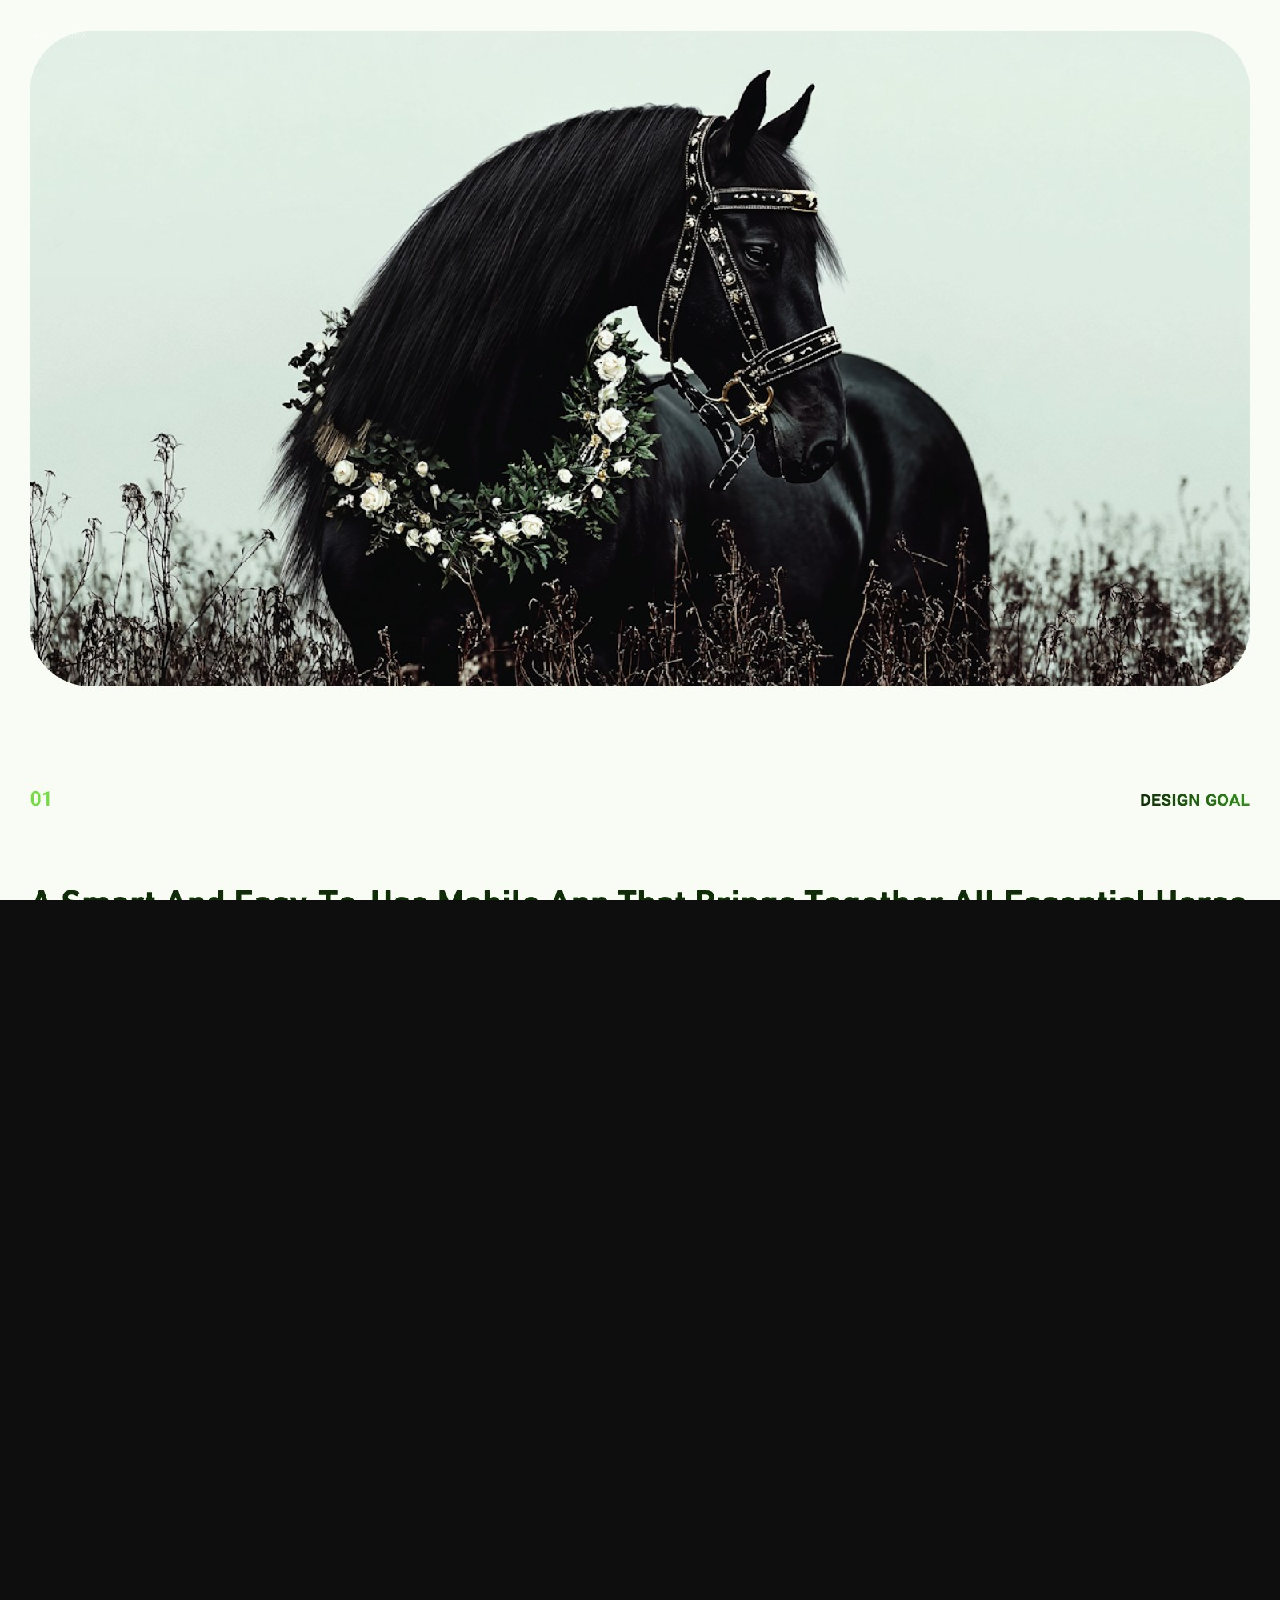
<file: equicare-presentation.html>
<!DOCTYPE html>
<html lang="en">
<head>
  <meta charset="UTF-8">
  <meta name="viewport" content="width=device-width, initial-scale=1.0">
  <title>EquiCare — Presentation</title>
  <meta name="description" content="EquiCare Project Presentation by Ahmed Giad">
  <style>
    *, *::before, *::after {
      margin: 0;
      padding: 0;
      box-sizing: border-box;
      -webkit-tap-highlight-color: transparent !important;
    }

    html, body {
      width: 100%;
      height: 100%;
      background: #0e0e0e;
      color: #ffffff;
      font-family: 'Geist Mono', 'Courier New', monospace;
      -webkit-font-smoothing: antialiased;
      overflow-x: hidden;
      scroll-behavior: smooth;
    }

    /* Back button — fixed top left */
    .back-btn {
      position: fixed;
      top: 28px;
      left: 32px;
      z-index: 100;
      display: inline-flex;
      align-items: center;
      gap: 8px;
      font-size: 11px;
      font-weight: 500;
      font-family: 'Geist Mono', 'Courier New', monospace;
      color: rgba(255, 255, 255, 0.38);
      text-decoration: none;
      transition: color 0.2s ease;
      outline: none !important;
      border: none;
      background: transparent;
      cursor: pointer;
      padding: 0;
    }

    .back-btn:hover,
    .back-btn:active,
    .back-btn:focus {
      color: #ffffff !important;
      background: transparent !important;
      outline: none !important;
      -webkit-tap-highlight-color: transparent !important;
    }

    /* Presentation image — full page width, scroll naturally */
    .presentation-wrap {
      width: 100%;
      padding-top: 0;
    }

    .presentation-wrap img {
      width: 100%;
      height: auto;
      display: block;
      image-rendering: -webkit-optimize-contrast;
      image-rendering: high-quality;
    }

    /* Scroll hint */
    .scroll-hint {
      position: fixed;
      bottom: 24px;
      left: 50%;
      transform: translateX(-50%);
      display: flex;
      align-items: center;
      gap: 6px;
      font-size: 10px;
      font-family: 'Geist Mono', 'Courier New', monospace;
      color: rgba(255, 255, 255, 0.28);
      pointer-events: none;
      animation: hint-fade 3.5s ease 1s forwards;
      opacity: 1;
      white-space: nowrap;
    }

    @keyframes hint-fade {
      0%   { opacity: 1; }
      70%  { opacity: 1; }
      100% { opacity: 0; }
    }

    @media (max-width: 640px) {
      .back-btn {
        left: 20px;
        top: 20px;
      }
    }
  </style>
</head>
<body>

  <!-- Back button -->
  <a href="index.html" class="back-btn">
    <svg width="14" height="14" viewBox="0 0 14 14" fill="none" aria-hidden="true">
      <path d="M5.5 4L1.5 8M1.5 8L5.5 12M1.5 8H10C11.3807 8 12.5 6.88071 12.5 5.5V5.5C12.5 4.11929 11.3807 3 10 3H8.5" stroke="currentColor"></path>
    </svg>
    <span>Index</span>
  </a>

  <!-- Full presentation image -->
  <div class="presentation-wrap">
    <img
      src="assets/equicare-presentation.jpg"
      alt="EquiCare Full Project Presentation"
      draggable="false"
      decoding="async"
    >
  </div>

  <!-- Scroll hint -->
  <div class="scroll-hint">
    <svg width="11" height="11" viewBox="0 0 24 24" fill="none" stroke="currentColor" stroke-width="2">
      <path d="M12 5v14M5 12l7 7 7-7"/>
    </svg>
    Scroll to explore
  </div>

  <script src="ui-sound.js?v=3" defer></script>
</body>
</html>
</file>
